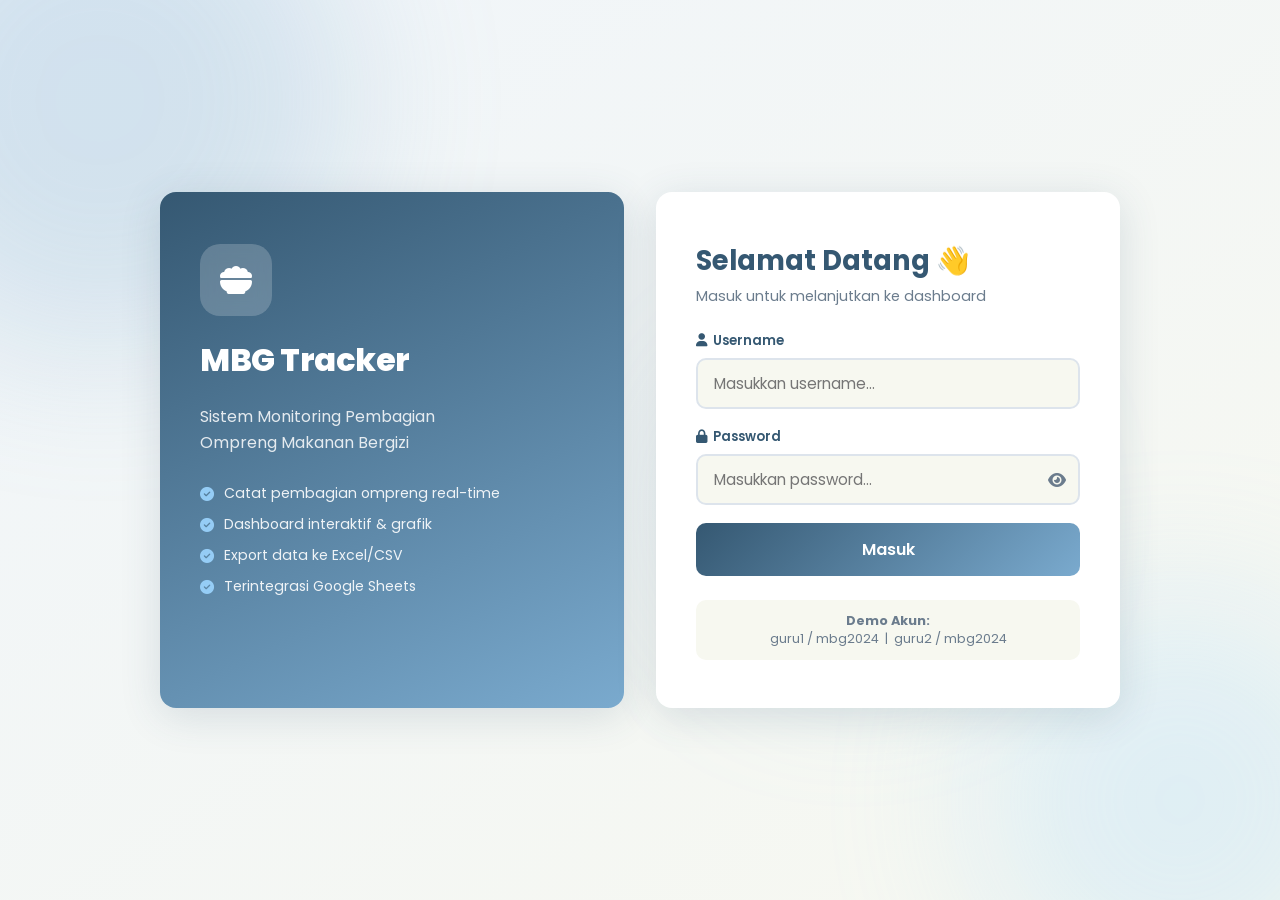
<file: index.html>
<!DOCTYPE html>
<html lang="id">
<head>
  <meta charset="UTF-8" />
  <meta name="viewport" content="width=device-width, initial-scale=1.0"/>
  <title>MBG Tracker — Login</title>
  <link rel="stylesheet" href="style.css" />
  <link href="https://fonts.googleapis.com/css2?family=Poppins:wght@300;400;500;600;700;800&display=swap" rel="stylesheet"/>
  <link rel="stylesheet" href="https://cdnjs.cloudflare.com/ajax/libs/font-awesome/6.5.0/css/all.min.css"/>
</head>
<body class="login-page">

  <!-- Decorative background blobs -->
  <div class="bg-blob blob-1"></div>
  <div class="bg-blob blob-2"></div>
  <div class="bg-blob blob-3"></div>

  <div class="login-wrapper">
    <!-- Left panel -->
    <div class="login-brand animate-slide-left">
      <div class="brand-logo">
        <i class="fa-solid fa-bowl-food"></i>
      </div>
      <h1 class="brand-name">MBG Tracker</h1>
      <p class="brand-tagline">Sistem Monitoring Pembagian<br>Ompreng Makanan Bergizi</p>
      <div class="brand-features">
        <div class="feature-item"><i class="fa-solid fa-check-circle"></i> Catat pembagian ompreng real-time</div>
        <div class="feature-item"><i class="fa-solid fa-check-circle"></i> Dashboard interaktif & grafik</div>
        <div class="feature-item"><i class="fa-solid fa-check-circle"></i> Export data ke Excel/CSV</div>
        <div class="feature-item"><i class="fa-solid fa-check-circle"></i> Terintegrasi Google Sheets</div>
      </div>
    </div>

    <!-- Right panel: Login Form -->
    <div class="login-card animate-slide-right">
      <div class="login-card-header">
        <h2>Selamat Datang 👋</h2>
        <p>Masuk untuk melanjutkan ke dashboard</p>
      </div>

      <form id="loginForm" class="login-form" autocomplete="off">
        <div class="form-group">
          <label for="username"><i class="fa-solid fa-user"></i> Username</label>
          <input type="text" id="username" placeholder="Masukkan username..." required />
        </div>
        <div class="form-group">
          <label for="password"><i class="fa-solid fa-lock"></i> Password</label>
          <div class="password-wrapper">
            <input type="password" id="password" placeholder="Masukkan password..." required />
            <button type="button" id="togglePwd" class="toggle-pwd"><i class="fa-solid fa-eye"></i></button>
          </div>
        </div>
        <div id="loginError" class="login-error hidden">
          <i class="fa-solid fa-triangle-exclamation"></i> Username atau password salah!
        </div>
        <button type="submit" class="btn-login" id="btnLogin">
          <span class="btn-text">Masuk</span>
          <span class="btn-loader hidden"><i class="fa-solid fa-circle-notch fa-spin"></i></span>
        </button>
      </form>

      <div class="login-hint">
        <p><strong>Demo Akun:</strong></p>
        <p>guru1 / mbg2024 &nbsp;|&nbsp; guru2 / mbg2024</p>
      </div>
    </div>
  </div>

  <script src="script.js"></script>
  <script>
    // Toggle password visibility
    document.getElementById('togglePwd').addEventListener('click', function() {
      const pwd = document.getElementById('password');
      const icon = this.querySelector('i');
      if (pwd.type === 'password') {
        pwd.type = 'text';
        icon.className = 'fa-solid fa-eye-slash';
      } else {
        pwd.type = 'password';
        icon.className = 'fa-solid fa-eye';
      }
    });

    // Login form handler
    document.getElementById('loginForm').addEventListener('submit', function(e) {
      e.preventDefault();
      const username = document.getElementById('username').value.trim();
      const password = document.getElementById('password').value.trim();
      const errEl = document.getElementById('loginError');
      const btnText = document.querySelector('.btn-text');
      const btnLoader = document.querySelector('.btn-loader');
      const btnLogin = document.getElementById('btnLogin');

      // Show loading
      btnText.classList.add('hidden');
      btnLoader.classList.remove('hidden');
      btnLogin.disabled = true;

      setTimeout(() => {
        const user = MBG.login(username, password);
        if (user) {
          errEl.classList.add('hidden');
          showToast('Login berhasil! Mengalihkan...', 'success');
          setTimeout(() => { window.location.href = 'dashboard.html'; }, 800);
        } else {
          errEl.classList.remove('hidden');
          btnText.classList.remove('hidden');
          btnLoader.classList.add('hidden');
          btnLogin.disabled = false;
          document.getElementById('loginForm').classList.add('shake');
          setTimeout(() => document.getElementById('loginForm').classList.remove('shake'), 500);
        }
      }, 900);
    });

    // Redirect if already logged in
    if (MBG.getCurrentUser()) window.location.href = 'dashboard.html';
  </script>
</body>
</html>
</file>
<file: style.css>
/* =============================================
   MBG TRACKER — style.css
   Color Palette: #355872, #7AAACE, #9CD5FF, #F7F8F0
   ============================================= */

/* ---- CSS Variables ---- */
:root {
  --primary:     #355872;
  --primary-mid: #7AAACE;
  --primary-light:#9CD5FF;
  --bg:          #F7F8F0;
  --white:       #ffffff;
  --text:        #1e2d3d;
  --text-muted:  #6b7c8d;
  --danger:      #e74c3c;
  --success:     #27ae60;
  --warning:     #f39c12;
  --border:      #dde4ec;
  --shadow:      0 4px 24px rgba(53,88,114,0.10);
  --shadow-lg:   0 8px 40px rgba(53,88,114,0.16);
  --radius:      16px;
  --radius-sm:   10px;
  --sidebar-w:   260px;
  --topbar-h:    64px;
  --font:        'Poppins', sans-serif;
  --transition:  0.28s cubic-bezier(0.4,0,0.2,1);
}

/* ---- Reset ---- */
*, *::before, *::after { box-sizing: border-box; margin: 0; padding: 0; }
html { scroll-behavior: smooth; }
body { font-family: var(--font); background: var(--bg); color: var(--text); min-height: 100vh; }
a { text-decoration: none; color: inherit; }
input, select, button, textarea { font-family: var(--font); }
img { max-width: 100%; }

/* ---- Utility ---- */
.hidden { display: none !important; }

/* =============================================
   ANIMATIONS
   ============================================= */
@keyframes fadeIn   { from { opacity:0 } to { opacity:1 } }
@keyframes slideLeft{ from { transform:translateX(-60px); opacity:0 } to { transform:translateX(0); opacity:1 } }
@keyframes slideRight{ from { transform:translateX(60px); opacity:0 } to { transform:translateX(0); opacity:1 } }
@keyframes fadeUp   { from { transform:translateY(32px); opacity:0 } to { transform:translateY(0); opacity:1 } }
@keyframes shake    { 0%,100%{transform:translateX(0)} 20%,60%{transform:translateX(-8px)} 40%,80%{transform:translateX(8px)} }
@keyframes blobFloat{ 0%,100%{transform:translate(0,0) scale(1)} 50%{transform:translate(30px,-20px) scale(1.05)} }
@keyframes ripple   { to { transform:scale(4); opacity:0; } }
@keyframes slideDown{ from{opacity:0;transform:translateY(-12px)} to{opacity:1;transform:translateY(0)} }
@keyframes slideOut { to{opacity:0;transform:translateY(-16px)} }

.animate-slide-left  { animation: slideLeft  0.7s ease both; }
.animate-slide-right { animation: slideRight 0.7s ease both; }
.animate-fadeup      { animation: fadeUp 0.6s var(--transition) both; animation-delay: var(--delay,0s); }
.shake               { animation: shake 0.45s ease; }

/* =============================================
   LOGIN PAGE
   ============================================= */
.login-page {
  min-height: 100vh;
  background: linear-gradient(145deg, #f0f5fa 0%, var(--bg) 100%);
  display: flex;
  align-items: center;
  justify-content: center;
  padding: 24px;
  overflow: hidden;
  position: relative;
}

/* Decorative blobs */
.bg-blob {
  position: fixed; border-radius: 50%; filter: blur(80px); opacity: 0.25;
  animation: blobFloat 8s ease-in-out infinite;
  pointer-events: none; z-index: 0;
}
.blob-1 { width:500px; height:500px; background:var(--primary-mid); top:-150px; left:-150px; animation-delay:0s; }
.blob-2 { width:400px; height:400px; background:var(--primary-light); bottom:-100px; right:-100px; animation-delay:3s; }
.blob-3 { width:300px; height:300px; background:#9CD5FF; top:40%; left:55%; animation-delay:5s; }

.login-wrapper {
  display: flex;
  max-width: 960px;
  width: 100%;
  gap: 32px;
  z-index: 1;
  position: relative;
  align-items: stretch;
}

/* Brand panel */
.login-brand {
  flex: 1;
  background: linear-gradient(155deg, var(--primary) 0%, var(--primary-mid) 100%);
  border-radius: var(--radius);
  padding: 52px 40px;
  color: white;
  display: flex;
  flex-direction: column;
  gap: 20px;
  box-shadow: var(--shadow-lg);
}
.brand-logo {
  width: 72px; height: 72px;
  background: rgba(255,255,255,0.2);
  border-radius: 20px;
  display: flex; align-items: center; justify-content: center;
  font-size: 32px;
  backdrop-filter: blur(8px);
}
.brand-name { font-size: 2rem; font-weight: 800; letter-spacing: -0.5px; }
.brand-tagline { font-size: 1rem; opacity: 0.85; line-height: 1.6; }
.brand-features { display: flex; flex-direction: column; gap: 10px; margin-top: 8px; }
.feature-item { display: flex; align-items: center; gap: 10px; font-size: 0.88rem; opacity: 0.9; }
.feature-item i { color: var(--primary-light); flex-shrink: 0; }

/* Login card */
.login-card {
  flex: 1;
  background: var(--white);
  border-radius: var(--radius);
  padding: 48px 40px;
  box-shadow: var(--shadow-lg);
  display: flex;
  flex-direction: column;
  gap: 24px;
}
.login-card-header h2 { font-size: 1.7rem; font-weight: 700; color: var(--primary); }
.login-card-header p  { font-size: 0.9rem; color: var(--text-muted); margin-top: 4px; }

.login-form { display: flex; flex-direction: column; gap: 18px; }

.form-group { display: flex; flex-direction: column; gap: 7px; }
.form-group label {
  font-size: 0.82rem; font-weight: 600; color: var(--primary);
  display: flex; align-items: center; gap: 6px;
}
.form-group input, .form-group select {
  padding: 12px 16px;
  border: 2px solid var(--border);
  border-radius: var(--radius-sm);
  font-size: 0.95rem;
  transition: border var(--transition), box-shadow var(--transition);
  outline: none;
  color: var(--text);
  background: var(--bg);
}
.form-group input:focus, .form-group select:focus {
  border-color: var(--primary-mid);
  box-shadow: 0 0 0 3px rgba(122,170,206,0.2);
  background: var(--white);
}

.password-wrapper { position: relative; }
.password-wrapper input { width: 100%; padding-right: 48px; }
.toggle-pwd {
  position: absolute; right: 14px; top: 50%; transform: translateY(-50%);
  background: none; border: none; color: var(--text-muted); cursor: pointer; font-size: 1rem;
  transition: color var(--transition);
}
.toggle-pwd:hover { color: var(--primary); }

.login-error {
  background: #fdecea; color: var(--danger);
  border: 1px solid #f5c6c2; border-radius: var(--radius-sm);
  padding: 10px 14px; font-size: 0.85rem;
  display: flex; align-items: center; gap: 8px;
}

/* Login button */
.btn-login {
  padding: 14px;
  background: linear-gradient(135deg, var(--primary), var(--primary-mid));
  color: white; border: none; border-radius: var(--radius-sm);
  font-size: 1rem; font-weight: 600; cursor: pointer;
  transition: transform var(--transition), box-shadow var(--transition);
  position: relative; overflow: hidden;
}
.btn-login:hover { transform: translateY(-2px); box-shadow: 0 8px 24px rgba(53,88,114,0.3); }
.btn-login:active { transform: translateY(0); }

.login-hint {
  text-align: center; font-size: 0.8rem; color: var(--text-muted);
  background: var(--bg); border-radius: var(--radius-sm); padding: 12px;
}

/* =============================================
   DASHBOARD LAYOUT
   ============================================= */
.dashboard-page { display: flex; min-height: 100vh; background: var(--bg); }

/* ---- Sidebar ---- */
.sidebar {
  width: var(--sidebar-w);
  background: var(--primary);
  display: flex; flex-direction: column;
  position: fixed; left: 0; top: 0; bottom: 0; z-index: 200;
  transition: transform var(--transition), width var(--transition);
  box-shadow: 4px 0 20px rgba(53,88,114,0.18);
}

.sidebar-header {
  display: flex; align-items: center; justify-content: space-between;
  padding: 20px 20px 16px;
  border-bottom: 1px solid rgba(255,255,255,0.1);
}
.sidebar-logo {
  display: flex; align-items: center; gap: 10px;
  font-size: 1.1rem; font-weight: 700; color: white;
}
.sidebar-logo i { font-size: 1.3rem; }
.sidebar-close {
  display: none; background: none; border: none; color: rgba(255,255,255,0.6);
  font-size: 1.2rem; cursor: pointer;
}

.sidebar-user {
  display: flex; align-items: center; gap: 12px;
  padding: 20px;
  border-bottom: 1px solid rgba(255,255,255,0.1);
}
.user-avatar {
  width: 42px; height: 42px; border-radius: 50%;
  background: var(--primary-light); color: var(--primary);
  font-weight: 700; font-size: 1.1rem;
  display: flex; align-items: center; justify-content: center;
  flex-shrink: 0;
}
.user-info { display: flex; flex-direction: column; }
.user-info strong { color: white; font-size: 0.9rem; }
.user-info span   { color: rgba(255,255,255,0.55); font-size: 0.75rem; }

.sidebar-nav {
  display: flex; flex-direction: column; gap: 4px;
  padding: 16px 12px; flex: 1;
}
.nav-item {
  display: flex; align-items: center; gap: 12px;
  padding: 11px 16px; border-radius: var(--radius-sm);
  color: rgba(255,255,255,0.65); font-size: 0.9rem; font-weight: 500;
  transition: background var(--transition), color var(--transition);
  cursor: pointer;
}
.nav-item:hover { background: rgba(255,255,255,0.08); color: white; }
.nav-item.active { background: rgba(255,255,255,0.15); color: white; }
.nav-item i { width: 18px; text-align: center; }

.sidebar-footer { padding: 16px; border-top: 1px solid rgba(255,255,255,0.1); }
.btn-logout {
  width: 100%; padding: 11px;
  background: rgba(231,76,60,0.15); border: 1px solid rgba(231,76,60,0.3);
  color: #ff8a7a; border-radius: var(--radius-sm);
  font-size: 0.88rem; font-weight: 600; cursor: pointer;
  display: flex; align-items: center; justify-content: center; gap: 8px;
  transition: background var(--transition);
}
.btn-logout:hover { background: rgba(231,76,60,0.28); }

.sidebar-overlay {
  display: none; position: fixed; inset: 0;
  background: rgba(0,0,0,0.4); z-index: 199;
}

/* ---- Main Content ---- */
.main-content {
  margin-left: var(--sidebar-w);
  flex: 1; display: flex; flex-direction: column;
  min-height: 100vh;
}

/* ---- Top Bar ---- */
.topbar {
  height: var(--topbar-h); background: var(--white);
  border-bottom: 1px solid var(--border);
  display: flex; align-items: center; gap: 16px;
  padding: 0 28px; position: sticky; top: 0; z-index: 100;
  box-shadow: 0 2px 8px rgba(53,88,114,0.06);
}
.topbar-toggle {
  display: none; background: none; border: none;
  font-size: 1.3rem; color: var(--primary); cursor: pointer;
}
.topbar-title { font-weight: 700; font-size: 1.05rem; color: var(--primary); }
.topbar-right { margin-left: auto; display: flex; align-items: center; gap: 16px; }
.topbar-date { font-size: 0.8rem; color: var(--text-muted); }
.topbar-user {
  background: linear-gradient(135deg, var(--primary), var(--primary-mid));
  color: white; padding: 6px 14px; border-radius: 20px;
  font-size: 0.82rem; font-weight: 600;
}

/* ---- Sections ---- */
.section { display: none; padding: 32px 28px; }
.section.active { display: block; animation: fadeIn 0.4s ease; }

.section-header { margin-bottom: 28px; }
.section-header h2 { font-size: 1.6rem; font-weight: 700; color: var(--text); }
.section-header h2 span { color: var(--primary-mid); }
.section-sub { font-size: 0.88rem; color: var(--text-muted); margin-top: 4px; }

/* ---- Stat Cards ---- */
.cards-grid {
  display: grid;
  grid-template-columns: repeat(auto-fill, minmax(220px, 1fr));
  gap: 20px; margin-bottom: 28px;
}
.stat-card {
  background: var(--white); border-radius: var(--radius);
  padding: 24px; box-shadow: var(--shadow);
  display: flex; align-items: center; gap: 16px;
  position: relative; overflow: hidden;
  transition: transform var(--transition), box-shadow var(--transition);
}
.stat-card:hover { transform: translateY(-4px); box-shadow: var(--shadow-lg); }
.stat-icon {
  width: 52px; height: 52px; border-radius: 14px;
  display: flex; align-items: center; justify-content: center;
  color: white; font-size: 1.3rem; flex-shrink: 0;
}
.stat-info { display: flex; flex-direction: column; gap: 4px; }
.stat-label { font-size: 0.78rem; color: var(--text-muted); font-weight: 500; }
.stat-value { font-size: 1.8rem; font-weight: 800; color: var(--text); line-height: 1; }
.stat-badge {
  position: absolute; top: 12px; right: 12px;
  background: var(--bg); color: var(--text-muted);
  font-size: 0.68rem; padding: 3px 8px; border-radius: 20px; font-weight: 600;
}

/* ---- Charts ---- */
.charts-grid {
  display: grid; grid-template-columns: 1fr 1fr;
  gap: 20px; margin-bottom: 28px;
}
.chart-card, .recent-card {
  background: var(--white); border-radius: var(--radius);
  padding: 24px; box-shadow: var(--shadow);
}
.chart-header {
  display: flex; align-items: center; justify-content: space-between;
  margin-bottom: 16px;
}
.chart-header h3 { font-size: 1rem; font-weight: 700; color: var(--text); }
.chart-period { font-size: 0.75rem; color: var(--text-muted); background: var(--bg); padding: 3px 10px; border-radius: 20px; }
.link-all { font-size: 0.82rem; color: var(--primary-mid); font-weight: 600; cursor: pointer; }

/* ---- Recent List ---- */
.recent-list { display: flex; flex-direction: column; gap: 10px; }
.recent-item {
  display: flex; align-items: center; gap: 14px;
  padding: 12px 16px; background: var(--bg); border-radius: var(--radius-sm);
  transition: background var(--transition);
}
.recent-item:hover { background: #e8f0f7; }
.recent-dot { width: 10px; height: 10px; border-radius: 50%; flex-shrink: 0; }
.recent-dot.selesai    { background: var(--success); }
.recent-dot.tidak-sesuai { background: var(--danger); }
.recent-info { flex: 1; }
.recent-kelas { font-weight: 600; font-size: 0.9rem; }
.recent-meta  { font-size: 0.75rem; color: var(--text-muted); }
.recent-badge {
  font-size: 0.72rem; padding: 3px 10px; border-radius: 20px; font-weight: 600;
}
.badge-selesai       { background: #d5f0e0; color: var(--success); }
.badge-tidak-sesuai  { background: #fdecea; color: var(--danger); }

/* ---- FORM ---- */
.form-container {
  background: var(--white); border-radius: var(--radius);
  padding: 36px; box-shadow: var(--shadow); max-width: 760px;
}
.form-row { display: grid; grid-template-columns: 1fr 1fr; gap: 20px; }
.readonly-field { background: #f0f4f8 !important; color: var(--text-muted) !important; cursor: not-allowed; }

/* Sisa display */
.sisa-display {
  background: linear-gradient(135deg, #f0f8ff, #e8f4fd);
  border: 2px solid var(--primary-light);
  border-radius: var(--radius-sm);
  padding: 20px; text-align: center;
  transition: all var(--transition);
}
.sisa-label { font-size: 0.8rem; color: var(--text-muted); font-weight: 600; text-transform: uppercase; letter-spacing: 0.5px; }
.sisa-value { font-size: 2.5rem; font-weight: 800; color: var(--primary); line-height: 1.1; margin: 6px 0; }
.sisa-status { font-size: 0.82rem; font-weight: 600; }

.sisa-display.ok      { border-color: var(--success); background: linear-gradient(135deg, #f0fff4, #d5f0e0); }
.sisa-display.ok .sisa-value { color: var(--success); }
.sisa-display.warning { border-color: var(--danger); background: linear-gradient(135deg, #fff5f4, #fdecea); }
.sisa-display.warning .sisa-value { color: var(--danger); }

/* Warning */
.form-warning {
  background: #fdecea; color: var(--danger);
  border: 1px solid #f5c6c2; border-radius: var(--radius-sm);
  padding: 12px 16px; font-size: 0.85rem;
  display: flex; align-items: center; gap: 8px;
}

/* Upload */
.upload-area {
  border: 2px dashed var(--border); border-radius: var(--radius-sm);
  padding: 24px; text-align: center; cursor: pointer;
  transition: border var(--transition), background var(--transition);
  position: relative;
}
.upload-area:hover { border-color: var(--primary-mid); background: #f0f8ff; }
.file-input { position: absolute; inset: 0; opacity: 0; cursor: pointer; width: 100%; height: 100%; }
.upload-placeholder { display: flex; flex-direction: column; align-items: center; gap: 8px; color: var(--text-muted); }
.upload-placeholder i { font-size: 2rem; color: var(--primary-mid); }
.foto-preview { max-height: 200px; border-radius: var(--radius-sm); object-fit: cover; }

/* Submit button */
.btn-submit {
  width: 100%; padding: 15px;
  background: linear-gradient(135deg, var(--primary), var(--primary-mid));
  color: white; border: none; border-radius: var(--radius-sm);
  font-size: 1rem; font-weight: 700; cursor: pointer;
  margin-top: 8px;
  transition: transform var(--transition), box-shadow var(--transition), opacity var(--transition);
  position: relative; overflow: hidden;
}
.btn-submit:hover:not(:disabled) { transform: translateY(-2px); box-shadow: 0 8px 24px rgba(53,88,114,0.3); }
.btn-submit:disabled { opacity: 0.65; cursor: not-allowed; }

/* Ripple effect */
.ripple {
  position: absolute; border-radius: 50%;
  transform: scale(0); animation: ripple 0.6s linear;
  background: rgba(255,255,255,0.3);
  pointer-events: none;
}

/* ---- HISTORY TABLE ---- */
.history-toolbar {
  display: flex; gap: 14px; margin-bottom: 20px; flex-wrap: wrap; align-items: center;
}
.search-box {
  display: flex; align-items: center; gap: 10px;
  background: var(--white); border: 2px solid var(--border); border-radius: var(--radius-sm);
  padding: 10px 16px; flex: 1; min-width: 200px;
  transition: border var(--transition);
}
.search-box:focus-within { border-color: var(--primary-mid); }
.search-box i { color: var(--text-muted); }
.search-box input { border: none; background: none; outline: none; flex: 1; font-size: 0.9rem; }
.filter-group { display: flex; gap: 10px; flex-wrap: wrap; }
.filter-group input, .filter-group select {
  padding: 10px 14px; border: 2px solid var(--border); border-radius: var(--radius-sm);
  font-size: 0.88rem; outline: none; color: var(--text); background: var(--white);
  transition: border var(--transition);
}
.filter-group input:focus, .filter-group select:focus { border-color: var(--primary-mid); }
.btn-clear-filter {
  padding: 10px 14px; background: var(--white); border: 2px solid var(--border);
  border-radius: var(--radius-sm); cursor: pointer; color: var(--text-muted);
  transition: all var(--transition);
}
.btn-clear-filter:hover { border-color: var(--danger); color: var(--danger); }

.table-container {
  background: var(--white); border-radius: var(--radius);
  box-shadow: var(--shadow); overflow-x: auto;
}
.data-table { width: 100%; border-collapse: collapse; font-size: 0.88rem; }
.data-table th {
  background: var(--primary); color: white;
  padding: 14px 16px; text-align: left; font-weight: 600;
  font-size: 0.8rem; text-transform: uppercase; letter-spacing: 0.4px;
}
.data-table th:first-child { border-radius: 0; }
.data-table td { padding: 13px 16px; border-bottom: 1px solid var(--border); }
.data-table tr:last-child td { border-bottom: none; }
.data-table tbody tr {
  transition: background var(--transition), transform var(--transition);
}
.data-table tbody tr:hover { background: #f0f8ff; }
.empty-state { text-align: center; color: var(--text-muted); padding: 40px 20px !important; font-style: italic; }
.table-info { font-size: 0.8rem; color: var(--text-muted); margin-top: 10px; padding: 0 4px; }

.badge {
  display: inline-block; padding: 4px 10px; border-radius: 20px;
  font-size: 0.72rem; font-weight: 700; letter-spacing: 0.3px;
}
.badge-ok      { background: #d5f0e0; color: var(--success); }
.badge-warning { background: #fdecea; color: var(--danger); }

/* ---- QR CODE ---- */
.qr-controls { display: flex; align-items: flex-end; gap: 16px; margin-bottom: 28px; flex-wrap: wrap; }
.btn-generate-qr {
  padding: 12px 24px;
  background: linear-gradient(135deg, var(--primary), var(--primary-mid));
  color: white; border: none; border-radius: var(--radius-sm);
  font-size: 0.95rem; font-weight: 600; cursor: pointer;
  transition: transform var(--transition), box-shadow var(--transition);
  white-space: nowrap;
}
.btn-generate-qr:hover { transform: translateY(-2px); box-shadow: var(--shadow-lg); }

.qr-result { display: flex; justify-content: center; }
.qr-card {
  background: var(--white); border-radius: var(--radius);
  padding: 36px; box-shadow: var(--shadow-lg);
  text-align: center; display: flex; flex-direction: column; align-items: center; gap: 16px;
  max-width: 340px; width: 100%;
}
.qr-box { padding: 16px; background: white; border-radius: var(--radius-sm); border: 3px solid var(--primary-light); }
.qr-box img { display: block; }
.qr-label { font-size: 1.2rem; font-weight: 700; color: var(--primary); }
.qr-desc  { font-size: 0.82rem; color: var(--text-muted); }
.btn-download-qr {
  padding: 10px 24px;
  background: var(--bg); border: 2px solid var(--border);
  border-radius: var(--radius-sm); font-size: 0.88rem; font-weight: 600;
  cursor: pointer; color: var(--text); transition: all var(--transition);
}
.btn-download-qr:hover { border-color: var(--primary-mid); color: var(--primary); }

/* ---- EXPORT ---- */
.export-grid { display: grid; grid-template-columns: repeat(auto-fill, minmax(260px,1fr)); gap: 20px; margin-bottom: 32px; }
.export-card {
  background: var(--white); border-radius: var(--radius);
  padding: 32px 24px; box-shadow: var(--shadow); text-align: center;
  display: flex; flex-direction: column; align-items: center; gap: 14px;
  transition: transform var(--transition), box-shadow var(--transition);
}
.export-card:hover { transform: translateY(-4px); box-shadow: var(--shadow-lg); }
.export-icon { font-size: 3rem; color: var(--primary-mid); }
.export-card h3 { font-size: 1.1rem; font-weight: 700; color: var(--text); }
.export-card p  { font-size: 0.85rem; color: var(--text-muted); }
.btn-export {
  padding: 10px 22px;
  background: linear-gradient(135deg, var(--primary), var(--primary-mid));
  color: white; border: none; border-radius: var(--radius-sm);
  font-size: 0.88rem; font-weight: 600; cursor: pointer;
  transition: transform var(--transition), box-shadow var(--transition);
}
.btn-export:hover { transform: translateY(-2px); box-shadow: var(--shadow-lg); }

/* Sheets Guide */
.sheets-guide {
  background: var(--white); border-radius: var(--radius); padding: 32px; box-shadow: var(--shadow);
}
.guide-header { display: flex; align-items: center; gap: 12px; margin-bottom: 24px; }
.guide-header i { font-size: 1.5rem; color: #4285F4; }
.guide-header h3 { font-size: 1.1rem; font-weight: 700; }
.guide-steps { display: flex; flex-direction: column; gap: 20px; }
.guide-step { display: flex; gap: 16px; }
.step-num {
  width: 36px; height: 36px; flex-shrink: 0;
  background: linear-gradient(135deg, var(--primary), var(--primary-mid));
  color: white; border-radius: 50%;
  display: flex; align-items: center; justify-content: center;
  font-weight: 700; font-size: 0.9rem;
}
.step-content strong { font-size: 0.95rem; color: var(--text); }
.step-content p { font-size: 0.83rem; color: var(--text-muted); margin-top: 4px; line-height: 1.6; }
.code-block {
  background: #1e2d3d; color: #9CD5FF;
  border-radius: var(--radius-sm); padding: 14px 16px;
  font-size: 0.78rem; line-height: 1.7; margin-top: 8px;
  overflow-x: auto; white-space: pre-wrap;
}
code { background: #e8f0f7; color: var(--primary); padding: 2px 7px; border-radius: 5px; font-size: 0.82rem; }

/* ---- TOAST ---- */
.toast-container { position: fixed; top: 20px; right: 20px; z-index: 9999; display: flex; flex-direction: column; gap: 10px; }
.toast {
  min-width: 280px; max-width: 380px;
  background: var(--white); border-radius: var(--radius-sm);
  padding: 14px 18px; box-shadow: var(--shadow-lg);
  display: flex; align-items: center; gap: 12px;
  animation: slideDown 0.3s ease;
  border-left: 4px solid var(--primary-mid);
  font-size: 0.88rem;
}
.toast.success { border-color: var(--success); }
.toast.error   { border-color: var(--danger); }
.toast.warning { border-color: var(--warning); }
.toast-icon { font-size: 1.2rem; flex-shrink: 0; }
.toast.success .toast-icon { color: var(--success); }
.toast.error   .toast-icon { color: var(--danger); }
.toast.warning .toast-icon { color: var(--warning); }
.toast.info    .toast-icon { color: var(--primary-mid); }
.toast-msg { flex: 1; color: var(--text); font-weight: 500; }
.toast-close { background: none; border: none; cursor: pointer; color: var(--text-muted); font-size: 1rem; }
.toast-close:hover { color: var(--text); }
.toast.removing { animation: slideOut 0.3s ease forwards; }

/* =============================================
   RESPONSIVE
   ============================================= */
@media (max-width: 900px) {
  .charts-grid { grid-template-columns: 1fr; }
}

@media (max-width: 768px) {
  .sidebar {
    transform: translateX(calc(-1 * var(--sidebar-w)));
  }
  .sidebar.open { transform: translateX(0); }
  .sidebar-close { display: block; }
  .sidebar-overlay.open { display: block; }
  .main-content { margin-left: 0; }
  .topbar-toggle { display: block; }
  .section { padding: 20px 16px; }
  .form-row { grid-template-columns: 1fr; }
  .login-wrapper { flex-direction: column; }
  .login-brand { padding: 32px 24px; }
  .login-card { padding: 32px 24px; }
  .cards-grid { grid-template-columns: 1fr 1fr; }
  .export-grid { grid-template-columns: 1fr; }
  .history-toolbar { flex-direction: column; }
  .search-box { min-width: unset; }
  .topbar-date { display: none; }
}

@media (max-width: 480px) {
  .cards-grid { grid-template-columns: 1fr; }
  .qr-controls { flex-direction: column; align-items: flex-start; }
}
</file>
